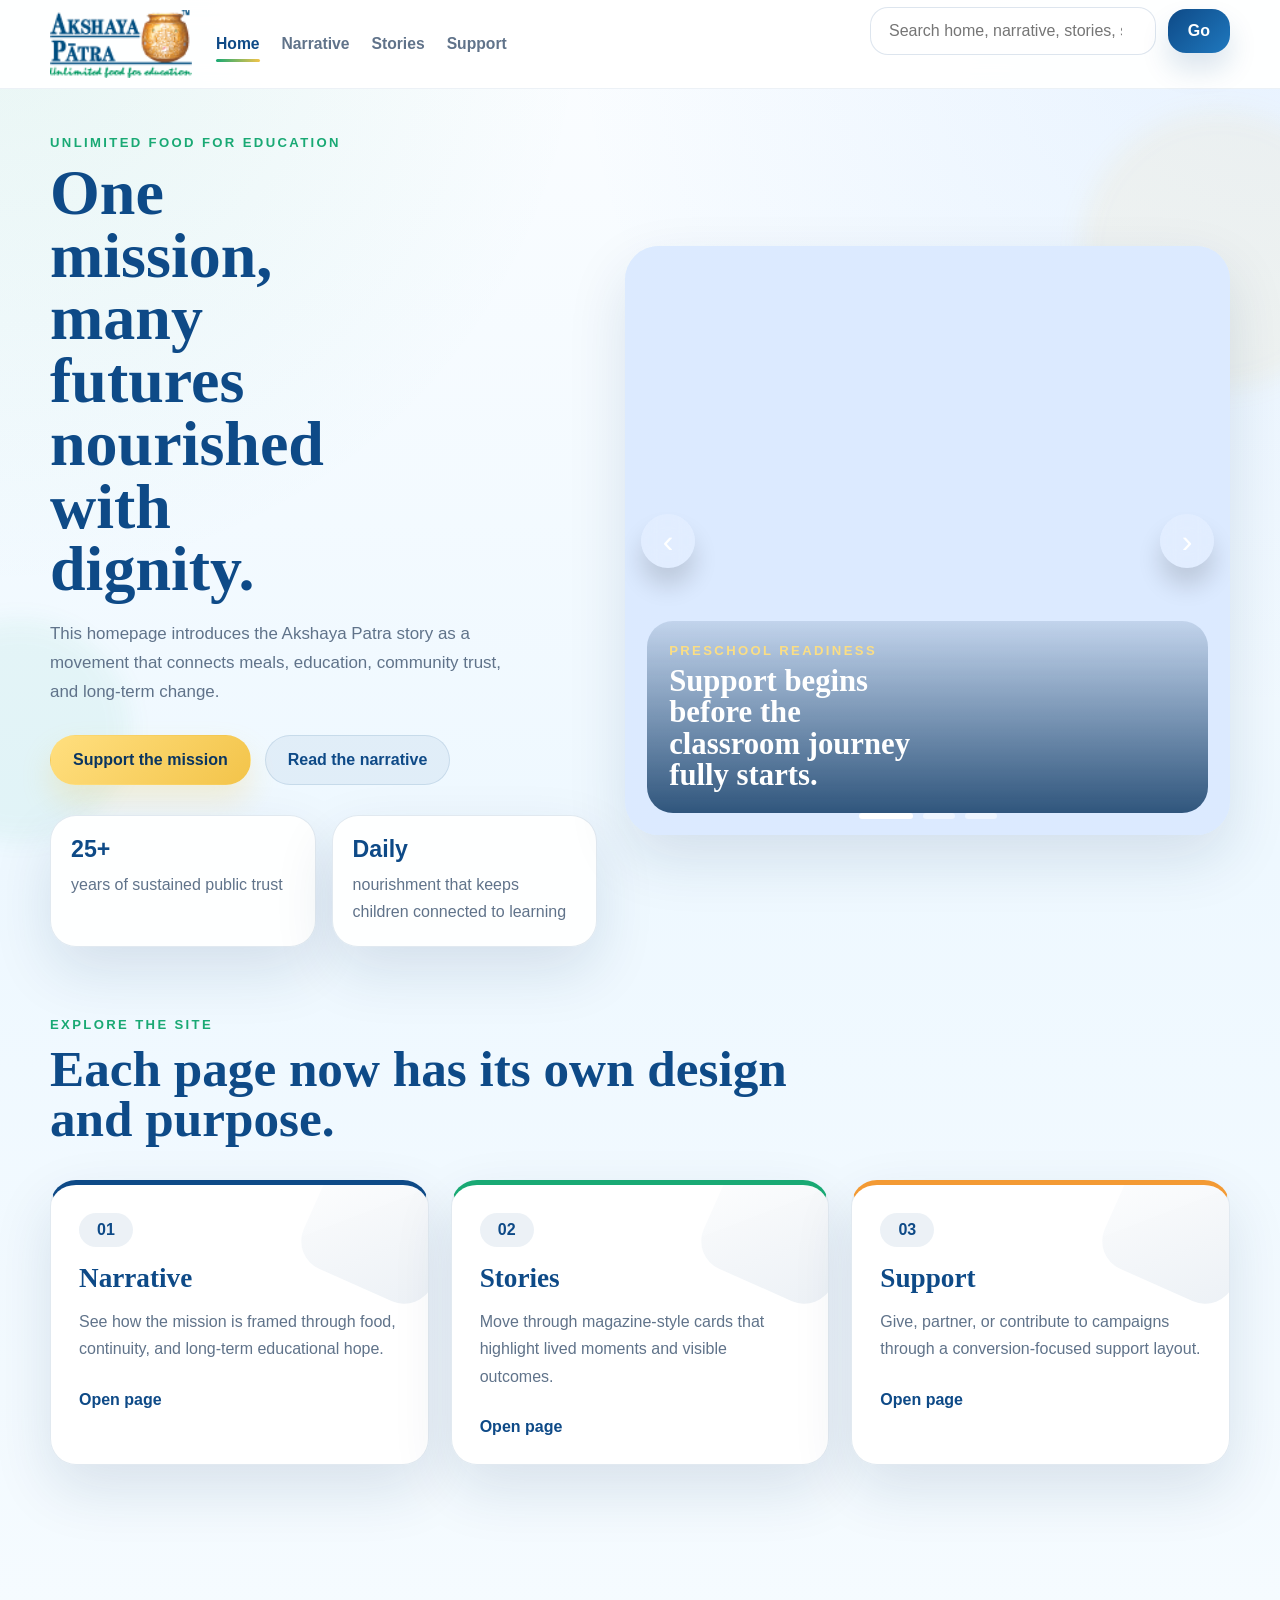
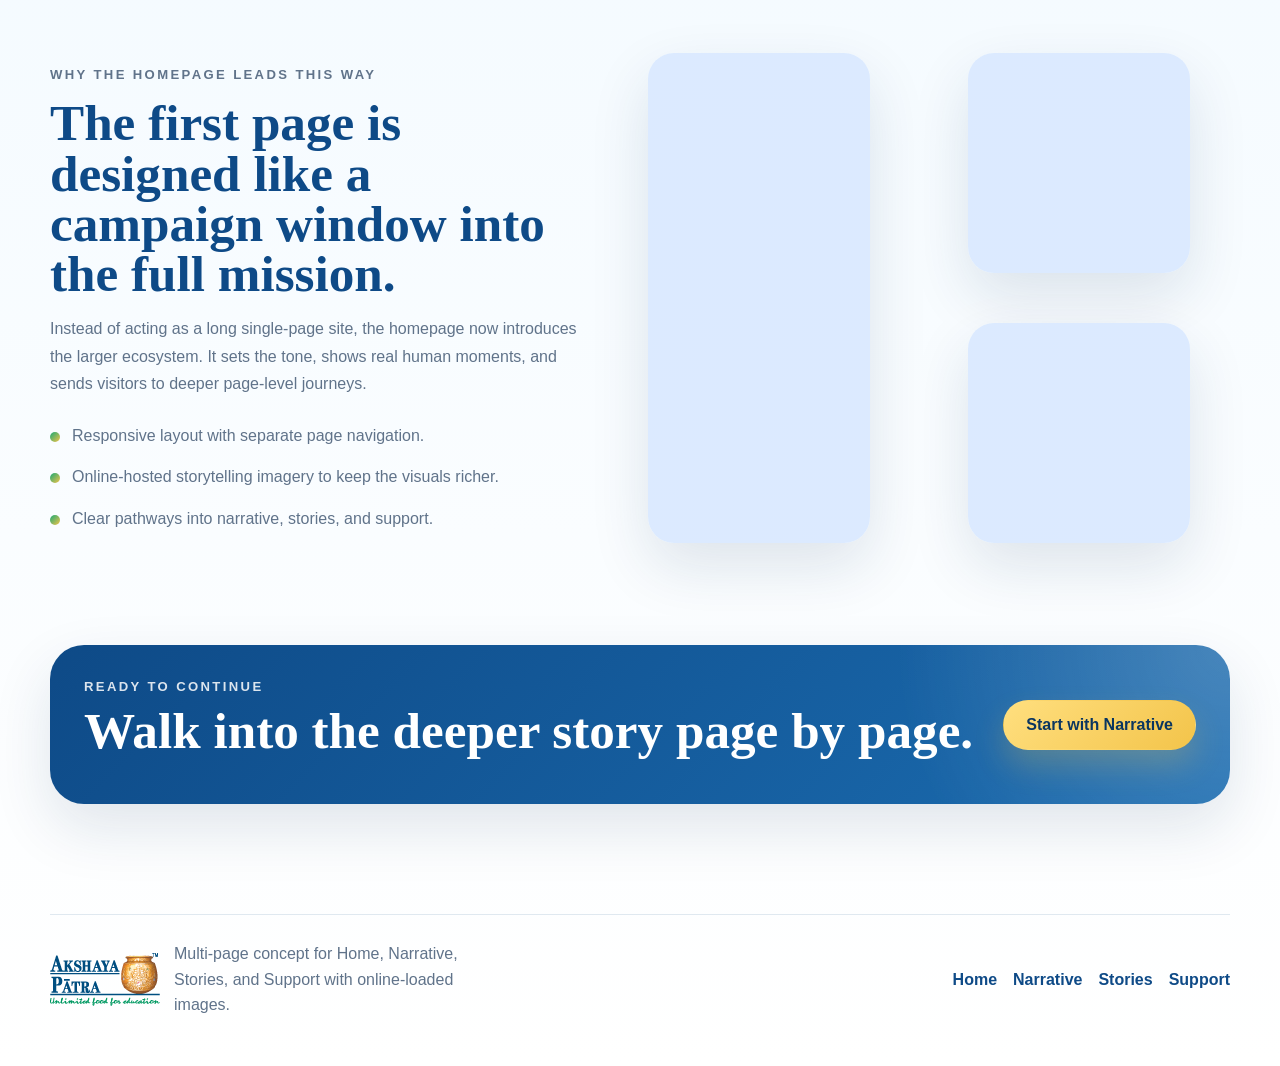
<file: index.html>
<!DOCTYPE html>
<html lang="en">
<head>
    <meta charset="UTF-8">
    <meta name="viewport" content="width=device-width, initial-scale=1.0">
    <title>Akshaya Patra | Home</title>
    <link rel="preconnect" href="https://images.squarespace-cdn.com">
    <link rel="preconnect" href="https://cdn.nur.kz">
    <link rel="stylesheet" href="style.css">
</head>
<body data-page="home">
    <div class="page-shell">
        <header class="site-header">
            <div class="container header-inner">
                <a class="brand" href="index.html" aria-label="Akshaya Patra home">
                    <img src="Images/logo.png" alt="Akshaya Patra logo">
                </a>

                <button class="nav-toggle" type="button" aria-expanded="false" aria-controls="site-menu" aria-label="Toggle navigation">
                    <span></span>
                    <span></span>
                    <span></span>
                </button>

                <div class="header-panel" id="site-menu">
                    <nav class="site-nav" aria-label="Primary navigation">
                        <a href="index.html" data-page="home">Home</a>
                        <a href="narrative.html" data-page="narrative">Narrative</a>
                        <a href="stories.html" data-page="stories">Stories</a>
                        <a href="support.html" data-page="support">Support</a>
                    </nav>

                    <div class="header-tools">
                        <form class="header-search" id="header-search" role="search">
                            <label class="sr-only" for="site-search">Search pages</label>
                            <input id="site-search" name="search" type="search" placeholder="Search home, narrative, stories, support" autocomplete="off">
                            <button type="submit">Go</button>
                        </form>
                        <p class="search-feedback" id="search-feedback" aria-live="polite"></p>
                    </div>
                </div>
            </div>
        </header>

        <main>
            <section class="page-hero page-hero--home">
                <div class="container hero-grid">
                    <div class="hero-copy">
                        <p class="eyebrow">Unlimited food for education</p>
                        <h1>One mission, many futures nourished with dignity.</h1>
                        <p class="hero-summary">
                            This homepage introduces the Akshaya Patra story as a movement that connects meals, education, community trust, and long-term change.
                        </p>

                        <div class="hero-actions">
                            <a class="btn btn-primary" href="support.html">Support the mission</a>
                            <a class="btn btn-secondary" href="narrative.html">Read the narrative</a>
                        </div>

                        <div class="hero-stat-row">
                            <article class="hero-stat">
                                <strong>25+</strong>
                                <span>years of sustained public trust</span>
                            </article>
                            <article class="hero-stat">
                                <strong>Daily</strong>
                                <span>nourishment that keeps children connected to learning</span>
                            </article>
                        </div>
                    </div>

                    <div class="hero-slider" aria-label="Akshaya Patra highlights">
                        <article class="hero-slide is-active">
                            <div class="media-cover" style="--image:url('https://images.squarespace-cdn.com/content/v1/536a5888e4b00eb13d91423a/1659445428794-OX0CXXG5NZYES7ZX3AI8/IMG_7058.jpeg');" role="img" aria-label="Children sitting together in a preschool supported learning environment"></div>
                            <div class="slide-overlay">
                                <p class="slide-kicker">Preschool readiness</p>
                                <h2>Support begins before the classroom journey fully starts.</h2>
                            </div>
                        </article>

                        <article class="hero-slide">
                            <div class="media-cover" style="--image:url('https://images.squarespace-cdn.com/content/v1/536a5888e4b00eb13d91423a/1659436718221-VFOZ4K7F36OJOO4K39JK/IMG_7336.jpg');" role="img" aria-label="A teacher guiding children in a bright classroom"></div>
                            <div class="slide-overlay">
                                <p class="slide-kicker">Learning support</p>
                                <h2>Focused guidance helps children stay present, confident, and engaged.</h2>
                            </div>
                        </article>

                        <article class="hero-slide">
                            <div class="media-cover" style="--image:url('https://images.squarespace-cdn.com/content/v1/536a5888e4b00eb13d91423a/1660217101926-XVSJSJWUNPPFZID9H8QS/WhatsApp%2BImage%2B2022-07-29%2Bat%2B10.47.57%2BAM.jpeg');" role="img" aria-label="Children interacting with donated school supplies"></div>
                            <div class="slide-overlay">
                                <p class="slide-kicker">Tools for growth</p>
                                <h2>Meals, supplies, and care together create more complete support.</h2>
                            </div>
                        </article>

                        <button class="slider-control prev" type="button" data-direction="prev" aria-label="Previous slide">
                            <span aria-hidden="true">&#8249;</span>
                        </button>
                        <button class="slider-control next" type="button" data-direction="next" aria-label="Next slide">
                            <span aria-hidden="true">&#8250;</span>
                        </button>

                        <div class="slider-dots" role="tablist" aria-label="Slide navigation">
                            <button class="is-active" type="button" data-dot="0" aria-label="Go to slide 1" aria-selected="true"></button>
                            <button type="button" data-dot="1" aria-label="Go to slide 2" aria-selected="false"></button>
                            <button type="button" data-dot="2" aria-label="Go to slide 3" aria-selected="false"></button>
                        </div>
                    </div>
                </div>
            </section>

            <section class="page-section page-section--tight">
                <div class="container">
                    <div class="section-heading">
                        <p class="eyebrow">Explore the site</p>
                        <h2>Each page now has its own design and purpose.</h2>
                    </div>

                    <div class="route-grid">
                        <article class="route-card route-card--navy">
                            <span class="route-index">01</span>
                            <h3>Narrative</h3>
                            <p>See how the mission is framed through food, continuity, and long-term educational hope.</p>
                            <a href="narrative.html">Open page</a>
                        </article>

                        <article class="route-card route-card--green">
                            <span class="route-index">02</span>
                            <h3>Stories</h3>
                            <p>Move through magazine-style cards that highlight lived moments and visible outcomes.</p>
                            <a href="stories.html">Open page</a>
                        </article>

                        <article class="route-card route-card--gold">
                            <span class="route-index">03</span>
                            <h3>Support</h3>
                            <p>Give, partner, or contribute to campaigns through a conversion-focused support layout.</p>
                            <a href="support.html">Open page</a>
                        </article>
                    </div>
                </div>
            </section>

            <section class="page-section">
                <div class="container feature-split">
                    <div class="feature-copy">
                        <p class="eyebrow">Why the homepage leads this way</p>
                        <h2>The first page is designed like a campaign window into the full mission.</h2>
                        <p>
                            Instead of acting as a long single-page site, the homepage now introduces the larger ecosystem. It sets the tone, shows real human moments, and sends visitors to deeper page-level journeys.
                        </p>

                        <div class="check-list">
                            <p>Responsive layout with separate page navigation.</p>
                            <p>Online-hosted storytelling imagery to keep the visuals richer.</p>
                            <p>Clear pathways into narrative, stories, and support.</p>
                        </div>
                    </div>

                    <div class="mosaic">
                        <figure class="mosaic-card mosaic-card--large">
                            <div class="media-cover" style="--image:url('https://images.squarespace-cdn.com/content/v1/536a5888e4b00eb13d91423a/1659445430431-GRQ0IA5UIKPGXF2FUV7O/IMG_3925.jpeg');" role="img" aria-label="Young students gathered in a preschool environment"></div>
                        </figure>
                        <figure class="mosaic-card">
                            <div class="media-cover" style="--image:url('https://images.squarespace-cdn.com/content/v1/536a5888e4b00eb13d91423a/1659436789025-YUEYE3OEK8UP31085TT9/IMG_6709.JPG');" role="img" aria-label="Teacher helping a child in class"></div>
                        </figure>
                        <figure class="mosaic-card">
                            <div class="media-cover" style="--image:url('https://images.squarespace-cdn.com/content/v1/536a5888e4b00eb13d91423a/1659445477440-W3C16ONK7BA2G8RU9MYS/IMG_7070.JPG');" role="img" aria-label="Children learning in an early education setting"></div>
                        </figure>
                    </div>
                </div>
            </section>

            <section class="page-banner">
                <div class="container banner-inner">
                    <div>
                        <p class="eyebrow">Ready to continue</p>
                        <h2>Walk into the deeper story page by page.</h2>
                    </div>
                    <a class="btn btn-primary" href="narrative.html">Start with Narrative</a>
                </div>
            </section>
        </main>

        <footer class="site-footer">
            <div class="container footer-inner">
                <div class="footer-brand">
                    <img src="Images/logo.png" alt="Akshaya Patra logo">
                    <p>Multi-page concept for Home, Narrative, Stories, and Support with online-loaded images.</p>
                </div>

                <div class="footer-links">
                    <a href="index.html">Home</a>
                    <a href="narrative.html">Narrative</a>
                    <a href="stories.html">Stories</a>
                    <a href="support.html">Support</a>
                </div>
            </div>
        </footer>
    </div>

    <script src="script.js"></script>
</body>
</html>
</file>
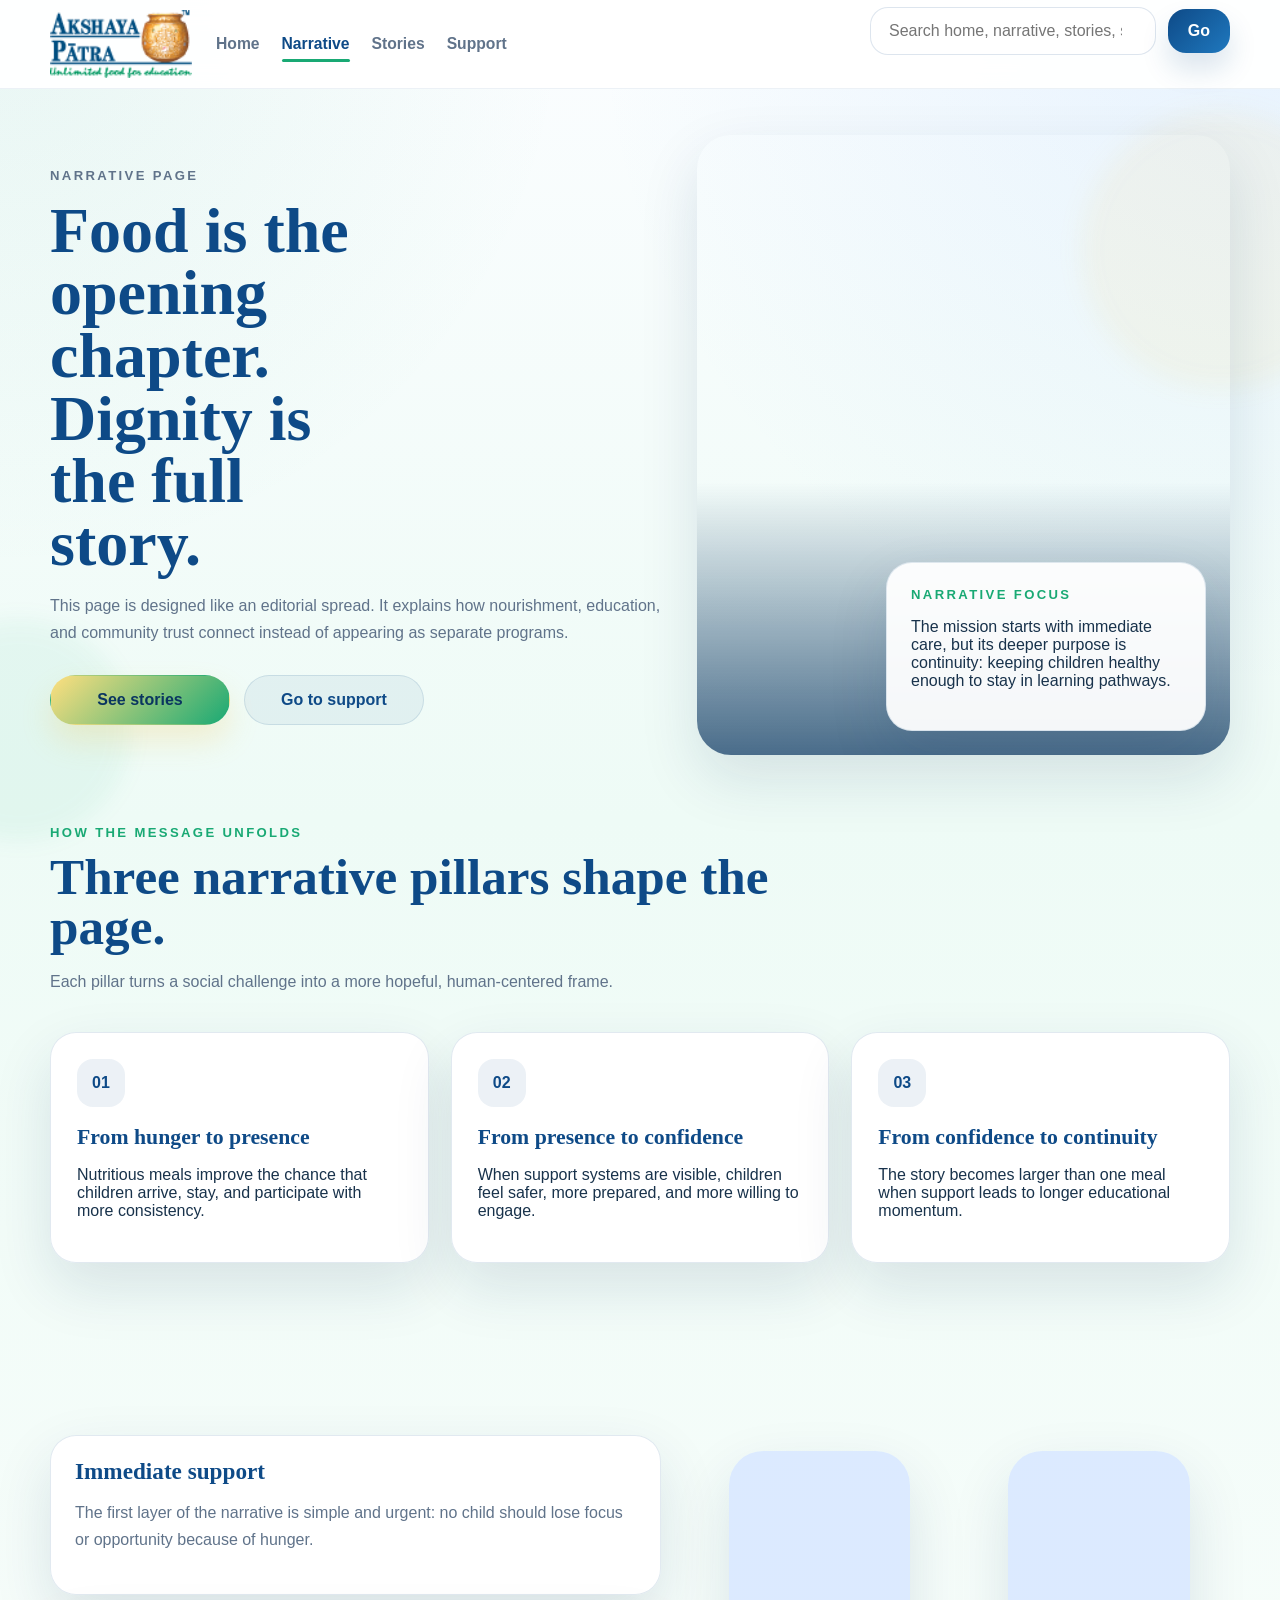
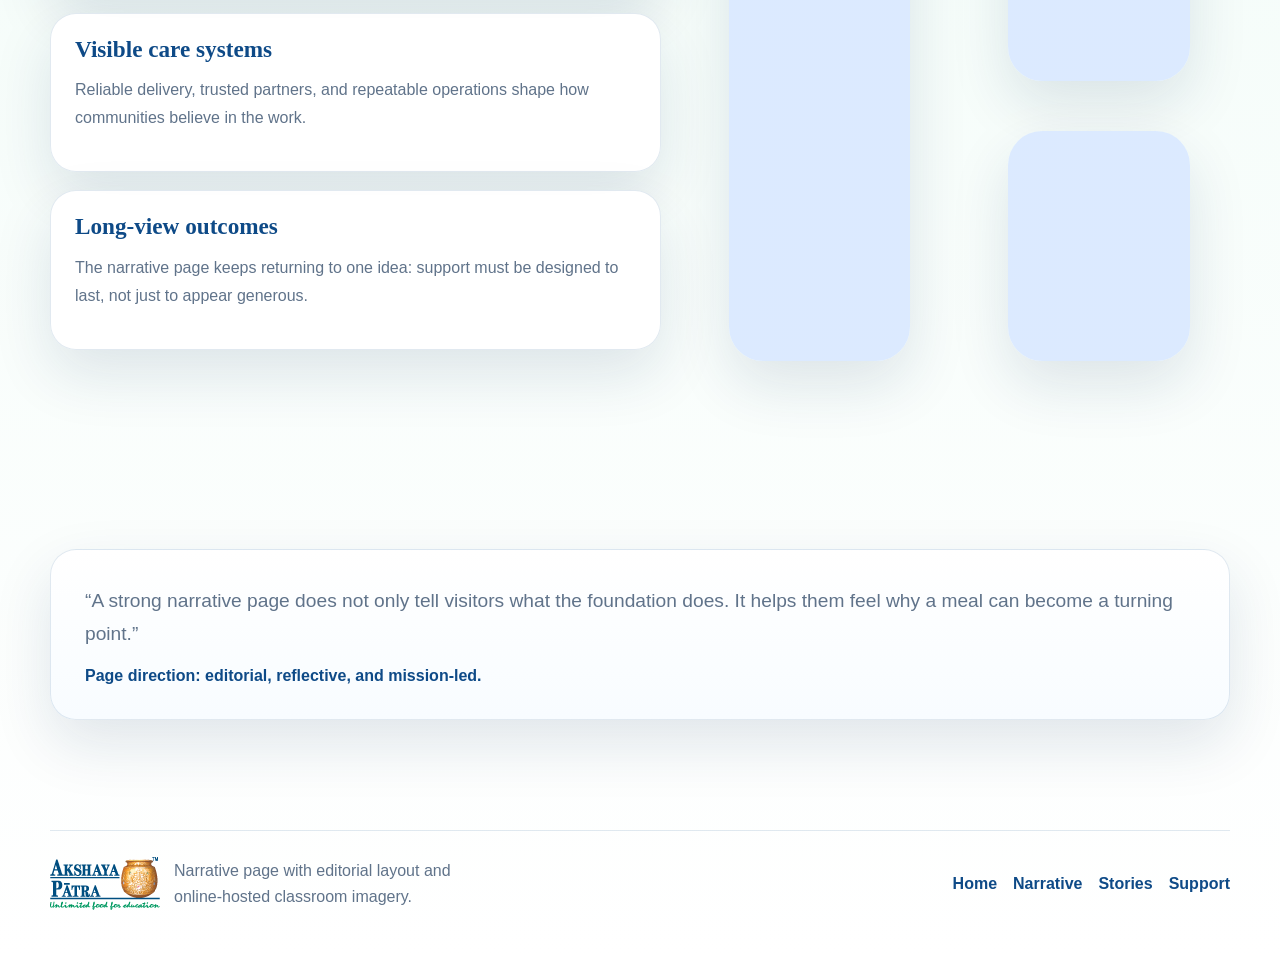
<file: narrative.html>
<!DOCTYPE html>
<html lang="en">
<head>
    <meta charset="UTF-8">
    <meta name="viewport" content="width=device-width, initial-scale=1.0">
    <title>Akshaya Patra | Narrative</title>
    <link rel="preconnect" href="https://images.squarespace-cdn.com">
    <link rel="preconnect" href="https://cdn.nur.kz">
    <link rel="stylesheet" href="style.css">
</head>
<body data-page="narrative">
    <div class="page-shell">
        <header class="site-header">
            <div class="container header-inner">
                <a class="brand" href="index.html" aria-label="Akshaya Patra home">
                    <img src="Images/logo.png" alt="Akshaya Patra logo">
                </a>

                <button class="nav-toggle" type="button" aria-expanded="false" aria-controls="site-menu" aria-label="Toggle navigation">
                    <span></span>
                    <span></span>
                    <span></span>
                </button>

                <div class="header-panel" id="site-menu">
                    <nav class="site-nav" aria-label="Primary navigation">
                        <a href="index.html" data-page="home">Home</a>
                        <a href="narrative.html" data-page="narrative">Narrative</a>
                        <a href="stories.html" data-page="stories">Stories</a>
                        <a href="support.html" data-page="support">Support</a>
                    </nav>

                    <div class="header-tools">
                        <form class="header-search" id="header-search" role="search">
                            <label class="sr-only" for="site-search">Search pages</label>
                            <input id="site-search" name="search" type="search" placeholder="Search home, narrative, stories, support" autocomplete="off">
                            <button type="submit">Go</button>
                        </form>
                        <p class="search-feedback" id="search-feedback" aria-live="polite"></p>
                    </div>
                </div>
            </div>
        </header>

        <main>
            <section class="page-hero page-hero--narrative">
                <div class="container hero-grid">
                    <div class="editorial-copy">
                        <p class="eyebrow">Narrative page</p>
                        <h1>Food is the opening chapter. Dignity is the full story.</h1>
                        <p>
                            This page is designed like an editorial spread. It explains how nourishment, education, and community trust connect instead of appearing as separate programs.
                        </p>
                        <div class="hero-actions">
                            <a class="btn btn-primary" href="stories.html">See stories</a>
                            <a class="btn btn-secondary" href="support.html">Go to support</a>
                        </div>
                    </div>

                    <div class="hero-frame">
                        <div class="media-cover" style="--image:url('https://images.squarespace-cdn.com/content/v1/536a5888e4b00eb13d91423a/1659445430431-GRQ0IA5UIKPGXF2FUV7O/IMG_3925.jpeg');" role="img" aria-label="Children gathered together in a preschool class"></div>
                        <aside class="hero-note-card">
                            <p class="eyebrow">Narrative focus</p>
                            <p>
                                The mission starts with immediate care, but its deeper purpose is continuity: keeping children healthy enough to stay in learning pathways.
                            </p>
                        </aside>
                    </div>
                </div>
            </section>

            <section class="page-section page-section--tight">
                <div class="container">
                    <div class="section-heading">
                        <p class="eyebrow">How the message unfolds</p>
                        <h2>Three narrative pillars shape the page.</h2>
                        <p>Each pillar turns a social challenge into a more hopeful, human-centered frame.</p>
                    </div>

                    <div class="timeline-grid">
                        <article class="timeline-card">
                            <span class="timeline-step">01</span>
                            <h3>From hunger to presence</h3>
                            <p>Nutritious meals improve the chance that children arrive, stay, and participate with more consistency.</p>
                        </article>

                        <article class="timeline-card">
                            <span class="timeline-step">02</span>
                            <h3>From presence to confidence</h3>
                            <p>When support systems are visible, children feel safer, more prepared, and more willing to engage.</p>
                        </article>

                        <article class="timeline-card">
                            <span class="timeline-step">03</span>
                            <h3>From confidence to continuity</h3>
                            <p>The story becomes larger than one meal when support leads to longer educational momentum.</p>
                        </article>
                    </div>
                </div>
            </section>

            <section class="page-section">
                <div class="container editorial-grid">
                    <div class="panel-stack">
                        <article class="panel-card">
                            <h3>Immediate support</h3>
                            <p>The first layer of the narrative is simple and urgent: no child should lose focus or opportunity because of hunger.</p>
                        </article>

                        <article class="panel-card">
                            <h3>Visible care systems</h3>
                            <p>Reliable delivery, trusted partners, and repeatable operations shape how communities believe in the work.</p>
                        </article>

                        <article class="panel-card">
                            <h3>Long-view outcomes</h3>
                            <p>The narrative page keeps returning to one idea: support must be designed to last, not just to appear generous.</p>
                        </article>
                    </div>

                    <div class="photo-wall">
                        <figure class="photo-wall-card photo-wall-card--tall">
                            <div class="media-cover" style="--image:url('https://images.squarespace-cdn.com/content/v1/536a5888e4b00eb13d91423a/1659436789025-YUEYE3OEK8UP31085TT9/IMG_6709.JPG');" role="img" aria-label="Teacher helping a student write in class"></div>
                        </figure>
                        <figure class="photo-wall-card">
                            <div class="media-cover" style="--image:url('https://images.squarespace-cdn.com/content/v1/536a5888e4b00eb13d91423a/1659436917215-MJ22OB8GXHMJLO3VU110/IMG_7070%2B%282%29.JPG');" role="img" aria-label="Students working together in a classroom"></div>
                        </figure>
                        <figure class="photo-wall-card">
                            <div class="media-cover" style="--image:url('https://images.squarespace-cdn.com/content/v1/536a5888e4b00eb13d91423a/1659445477440-W3C16ONK7BA2G8RU9MYS/IMG_7070.JPG');" role="img" aria-label="Children in an early education session"></div>
                        </figure>
                    </div>
                </div>
            </section>

            <section class="page-section">
                <div class="container">
                    <article class="quote-card">
                        <p>
                            “A strong narrative page does not only tell visitors what the foundation does. It helps them feel why a meal can become a turning point.”
                        </p>
                        <strong>Page direction: editorial, reflective, and mission-led.</strong>
                    </article>
                </div>
            </section>
        </main>

        <footer class="site-footer">
            <div class="container footer-inner">
                <div class="footer-brand">
                    <img src="Images/logo.png" alt="Akshaya Patra logo">
                    <p>Narrative page with editorial layout and online-hosted classroom imagery.</p>
                </div>

                <div class="footer-links">
                    <a href="index.html">Home</a>
                    <a href="narrative.html">Narrative</a>
                    <a href="stories.html">Stories</a>
                    <a href="support.html">Support</a>
                </div>
            </div>
        </footer>
    </div>

    <script src="script.js"></script>
</body>
</html>
</file>
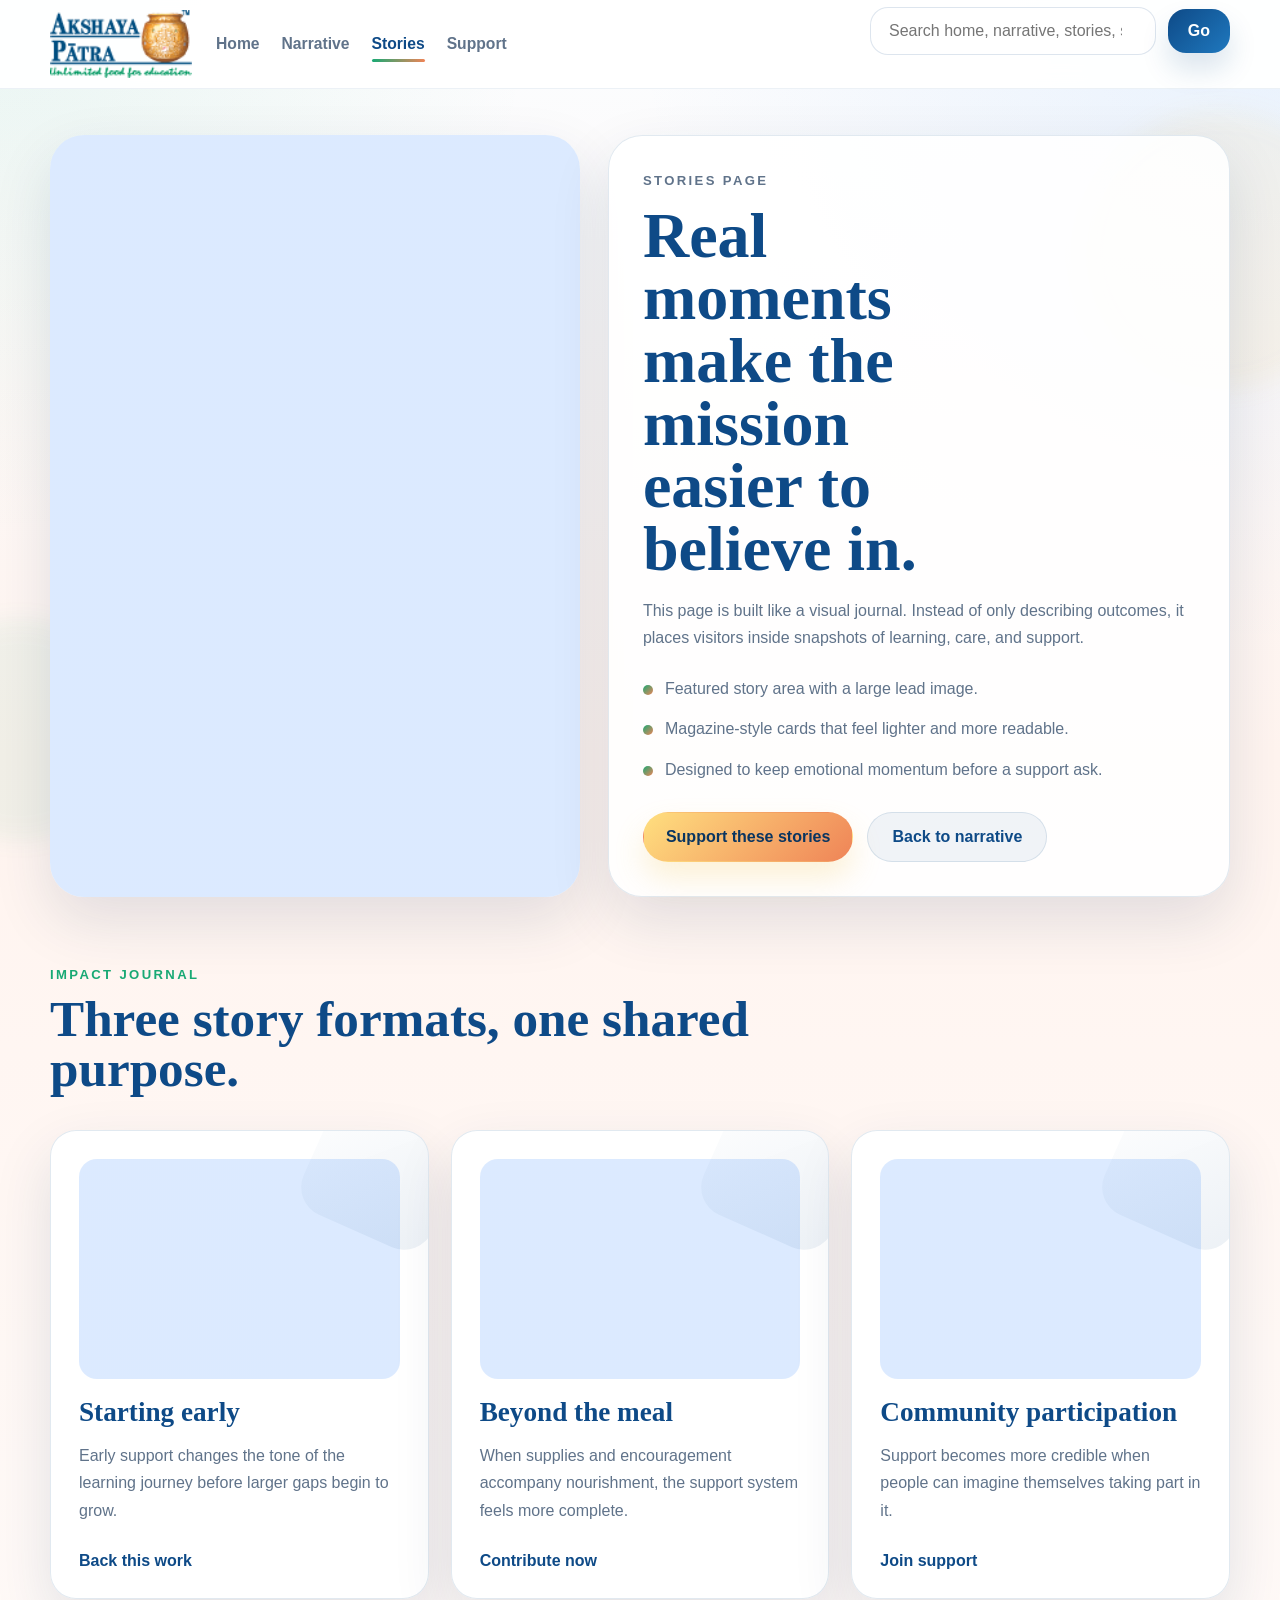
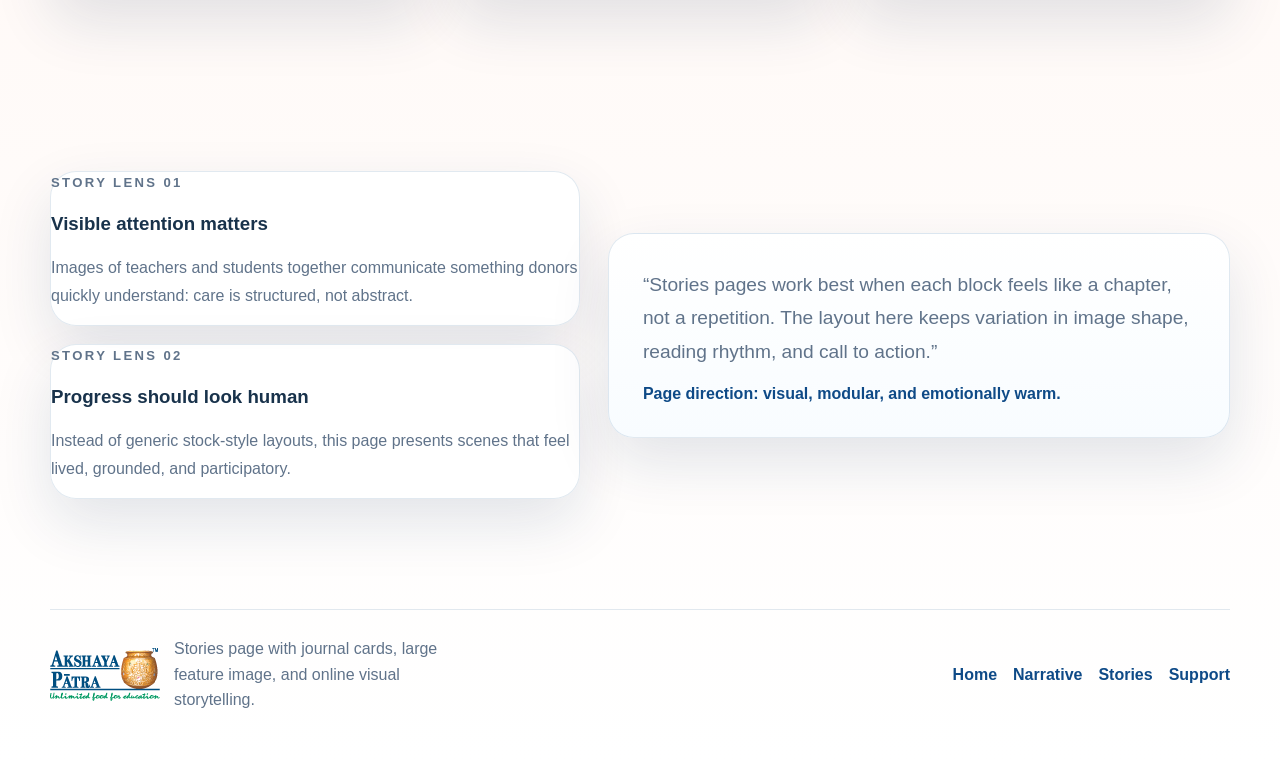
<file: stories.html>
<!DOCTYPE html>
<html lang="en">
<head>
    <meta charset="UTF-8">
    <meta name="viewport" content="width=device-width, initial-scale=1.0">
    <title>Akshaya Patra | Stories</title>
    <link rel="preconnect" href="https://images.squarespace-cdn.com">
    <link rel="preconnect" href="https://cdn.nur.kz">
    <link rel="stylesheet" href="style.css">
</head>
<body data-page="stories">
    <div class="page-shell">
        <header class="site-header">
            <div class="container header-inner">
                <a class="brand" href="index.html" aria-label="Akshaya Patra home">
                    <img src="Images/logo.png" alt="Akshaya Patra logo">
                </a>

                <button class="nav-toggle" type="button" aria-expanded="false" aria-controls="site-menu" aria-label="Toggle navigation">
                    <span></span>
                    <span></span>
                    <span></span>
                </button>

                <div class="header-panel" id="site-menu">
                    <nav class="site-nav" aria-label="Primary navigation">
                        <a href="index.html" data-page="home">Home</a>
                        <a href="narrative.html" data-page="narrative">Narrative</a>
                        <a href="stories.html" data-page="stories">Stories</a>
                        <a href="support.html" data-page="support">Support</a>
                    </nav>

                    <div class="header-tools">
                        <form class="header-search" id="header-search" role="search">
                            <label class="sr-only" for="site-search">Search pages</label>
                            <input id="site-search" name="search" type="search" placeholder="Search home, narrative, stories, support" autocomplete="off">
                            <button type="submit">Go</button>
                        </form>
                        <p class="search-feedback" id="search-feedback" aria-live="polite"></p>
                    </div>
                </div>
            </div>
        </header>

        <main>
            <section class="page-hero page-hero--stories">
                <div class="container story-feature">
                    <div class="story-visual">
                        <div class="media-cover" style="--image:url('https://images.squarespace-cdn.com/content/v1/536a5888e4b00eb13d91423a/1659437172569-JTFHI6SWVGVXDATROCFC/IMG_1118.JPG');" role="img" aria-label="Student writing with help from a teacher in a learning center"></div>
                    </div>

                    <div class="story-copy">
                        <p class="eyebrow">Stories page</p>
                        <h1>Real moments make the mission easier to believe in.</h1>
                        <p>
                            This page is built like a visual journal. Instead of only describing outcomes, it places visitors inside snapshots of learning, care, and support.
                        </p>

                        <ul class="story-list">
                            <li>Featured story area with a large lead image.</li>
                            <li>Magazine-style cards that feel lighter and more readable.</li>
                            <li>Designed to keep emotional momentum before a support ask.</li>
                        </ul>

                        <div class="hero-actions">
                            <a class="btn btn-primary" href="support.html">Support these stories</a>
                            <a class="btn btn-secondary" href="narrative.html">Back to narrative</a>
                        </div>
                    </div>
                </div>
            </section>

            <section class="page-section page-section--tight">
                <div class="container">
                    <div class="section-heading">
                        <p class="eyebrow">Impact journal</p>
                        <h2>Three story formats, one shared purpose.</h2>
                    </div>

                    <div class="journal-grid">
                        <article class="journal-card">
                            <div class="media-cover" style="--image:url('https://images.squarespace-cdn.com/content/v1/536a5888e4b00eb13d91423a/1659445428794-OX0CXXG5NZYES7ZX3AI8/IMG_7058.jpeg');" role="img" aria-label="Children smiling and learning together"></div>
                            <h3>Starting early</h3>
                            <p>Early support changes the tone of the learning journey before larger gaps begin to grow.</p>
                            <a href="support.html">Back this work</a>
                        </article>

                        <article class="journal-card">
                            <div class="media-cover" style="--image:url('https://images.squarespace-cdn.com/content/v1/536a5888e4b00eb13d91423a/1660217101926-XVSJSJWUNPPFZID9H8QS/WhatsApp%2BImage%2B2022-07-29%2Bat%2B10.47.57%2BAM.jpeg');" role="img" aria-label="Children with distributed school supplies"></div>
                            <h3>Beyond the meal</h3>
                            <p>When supplies and encouragement accompany nourishment, the support system feels more complete.</p>
                            <a href="support.html">Contribute now</a>
                        </article>

                        <article class="journal-card">
                            <div class="media-cover" style="--image:url('https://cdn.nur.kz/images/1120/1469cbf5a1751601.jpeg');" role="img" aria-label="Volunteers handing food supplies to people"></div>
                            <h3>Community participation</h3>
                            <p>Support becomes more credible when people can imagine themselves taking part in it.</p>
                            <a href="support.html">Join support</a>
                        </article>
                    </div>
                </div>
            </section>

            <section class="page-section">
                <div class="container pledge-grid">
                    <div class="story-stack">
                        <article class="story-text">
                            <p class="eyebrow">Story lens 01</p>
                            <h3>Visible attention matters</h3>
                            <p>Images of teachers and students together communicate something donors quickly understand: care is structured, not abstract.</p>
                        </article>

                        <article class="story-text">
                            <p class="eyebrow">Story lens 02</p>
                            <h3>Progress should look human</h3>
                            <p>Instead of generic stock-style layouts, this page presents scenes that feel lived, grounded, and participatory.</p>
                        </article>
                    </div>

                    <article class="quote-card">
                        <p>
                            “Stories pages work best when each block feels like a chapter, not a repetition. The layout here keeps variation in image shape, reading rhythm, and call to action.”
                        </p>
                        <strong>Page direction: visual, modular, and emotionally warm.</strong>
                    </article>
                </div>
            </section>
        </main>

        <footer class="site-footer">
            <div class="container footer-inner">
                <div class="footer-brand">
                    <img src="Images/logo.png" alt="Akshaya Patra logo">
                    <p>Stories page with journal cards, large feature image, and online visual storytelling.</p>
                </div>

                <div class="footer-links">
                    <a href="index.html">Home</a>
                    <a href="narrative.html">Narrative</a>
                    <a href="stories.html">Stories</a>
                    <a href="support.html">Support</a>
                </div>
            </div>
        </footer>
    </div>

    <script src="script.js"></script>
</body>
</html>
</file>
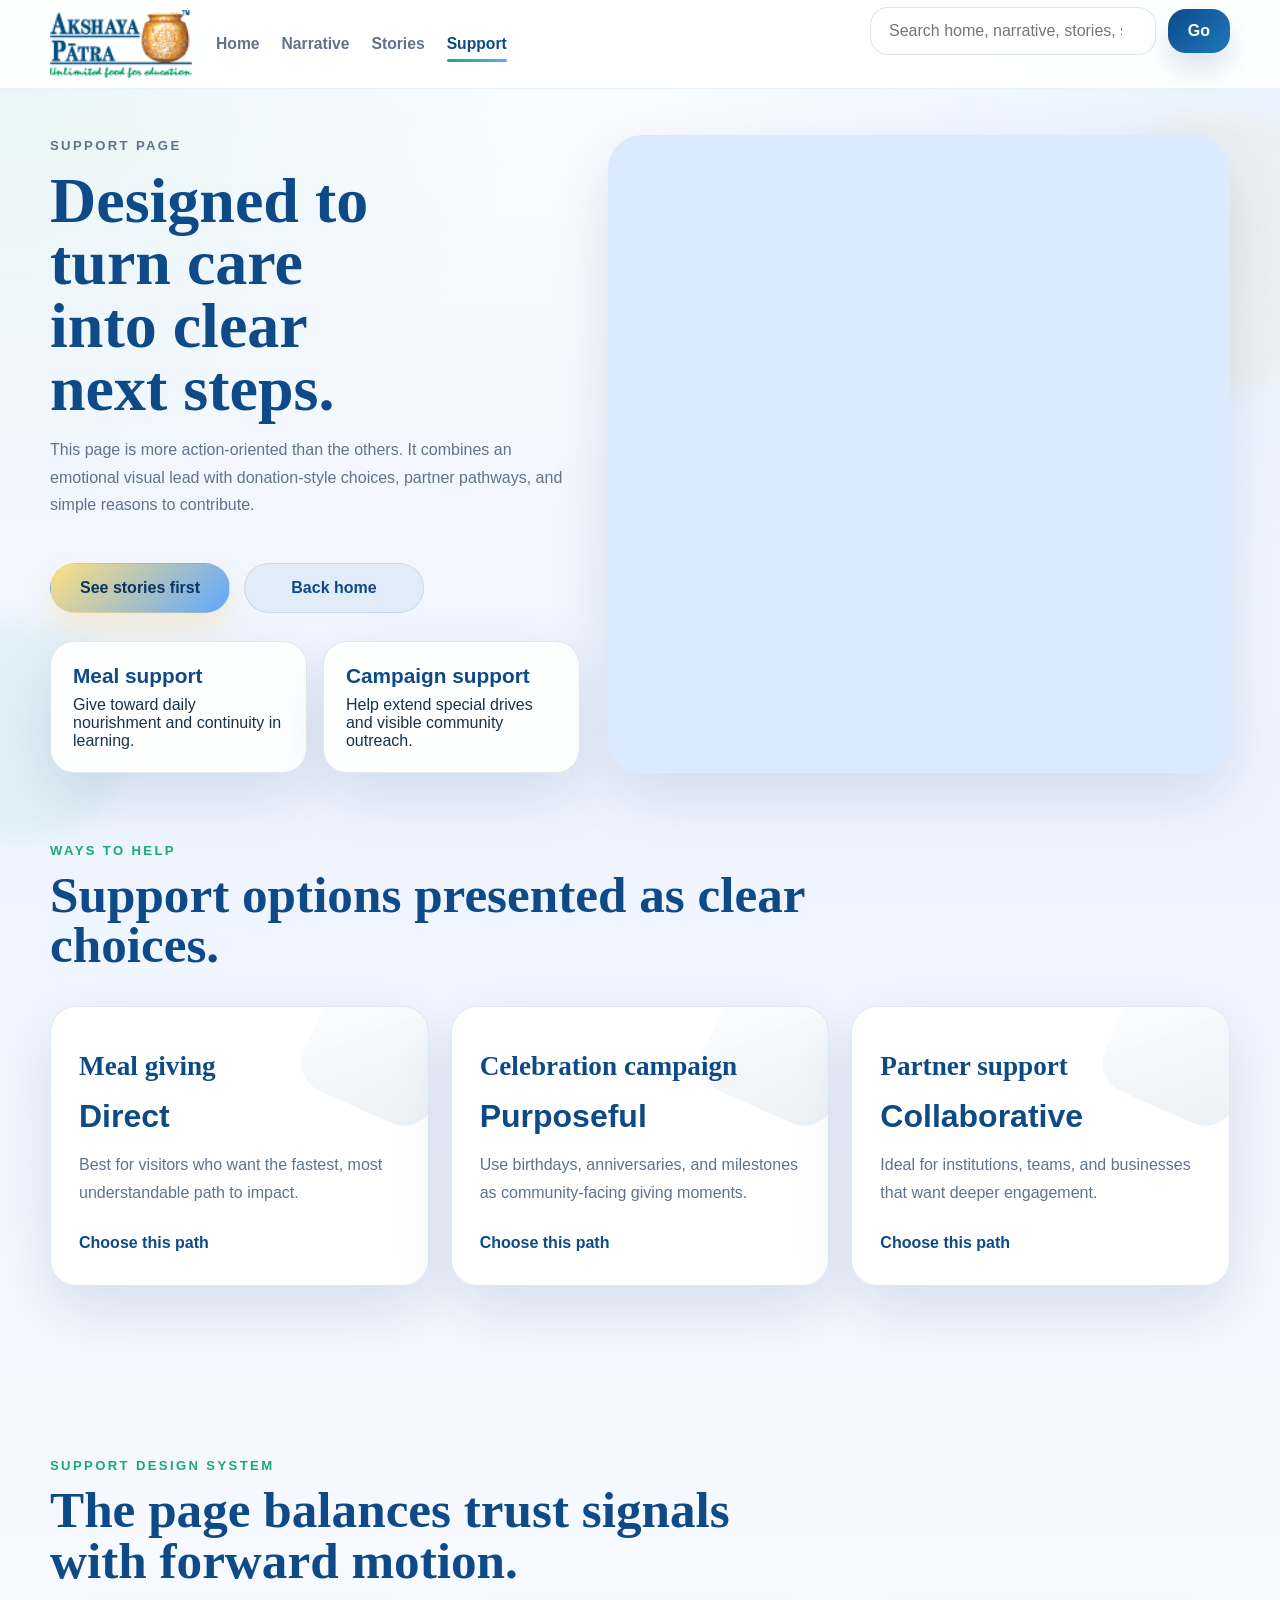
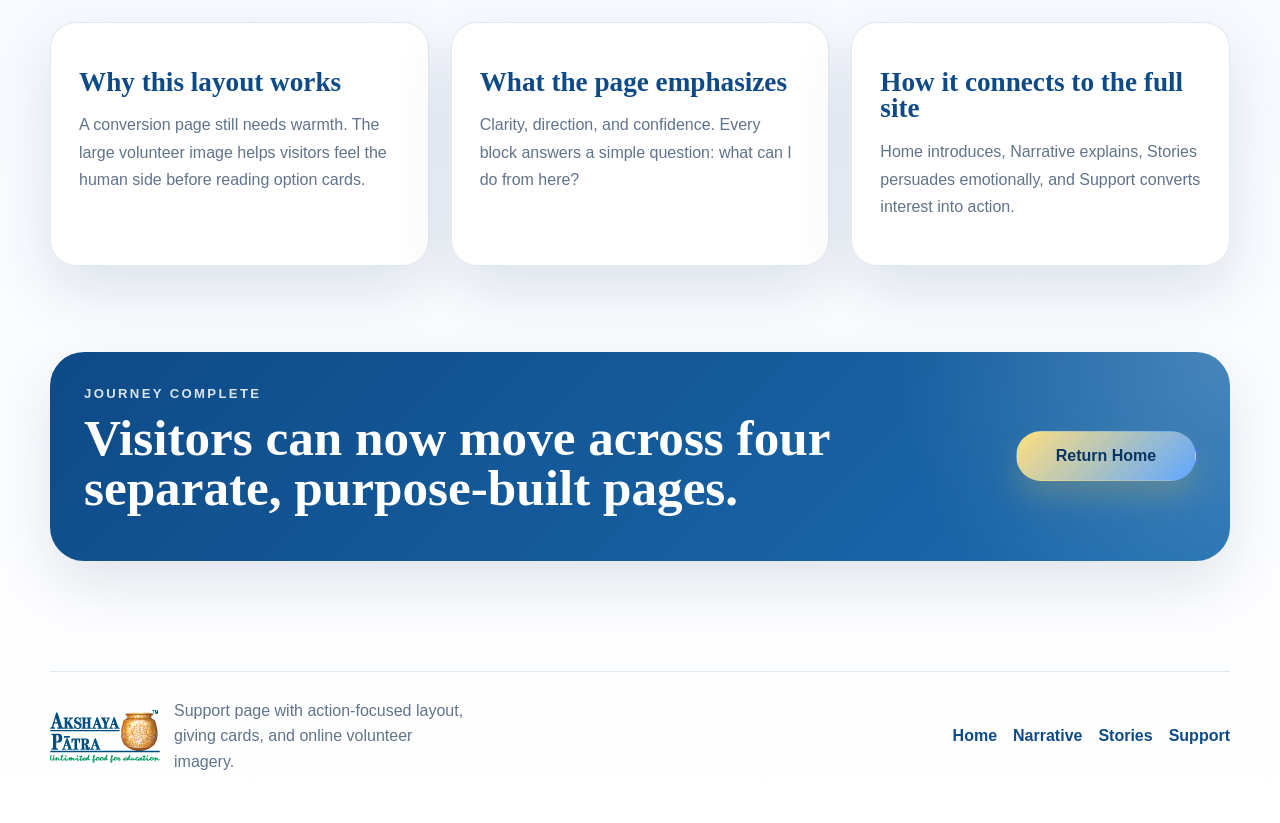
<file: support.html>
<!DOCTYPE html>
<html lang="en">
<head>
    <meta charset="UTF-8">
    <meta name="viewport" content="width=device-width, initial-scale=1.0">
    <title>Akshaya Patra | Support</title>
    <link rel="preconnect" href="https://images.squarespace-cdn.com">
    <link rel="preconnect" href="https://cdn.nur.kz">
    <link rel="stylesheet" href="style.css">
</head>
<body data-page="support">
    <div class="page-shell">
        <header class="site-header">
            <div class="container header-inner">
                <a class="brand" href="index.html" aria-label="Akshaya Patra home">
                    <img src="Images/logo.png" alt="Akshaya Patra logo">
                </a>

                <button class="nav-toggle" type="button" aria-expanded="false" aria-controls="site-menu" aria-label="Toggle navigation">
                    <span></span>
                    <span></span>
                    <span></span>
                </button>

                <div class="header-panel" id="site-menu">
                    <nav class="site-nav" aria-label="Primary navigation">
                        <a href="index.html" data-page="home">Home</a>
                        <a href="narrative.html" data-page="narrative">Narrative</a>
                        <a href="stories.html" data-page="stories">Stories</a>
                        <a href="support.html" data-page="support">Support</a>
                    </nav>

                    <div class="header-tools">
                        <form class="header-search" id="header-search" role="search">
                            <label class="sr-only" for="site-search">Search pages</label>
                            <input id="site-search" name="search" type="search" placeholder="Search home, narrative, stories, support" autocomplete="off">
                            <button type="submit">Go</button>
                        </form>
                        <p class="search-feedback" id="search-feedback" aria-live="polite"></p>
                    </div>
                </div>
            </div>
        </header>

        <main>
            <section class="page-hero page-hero--support">
                <div class="container support-grid">
                    <div class="support-copy">
                        <p class="eyebrow">Support page</p>
                        <h1>Designed to turn care into clear next steps.</h1>
                        <p>
                            This page is more action-oriented than the others. It combines an emotional visual lead with donation-style choices, partner pathways, and simple reasons to contribute.
                        </p>

                        <div class="hero-actions">
                            <a class="btn btn-primary" href="stories.html">See stories first</a>
                            <a class="btn btn-secondary" href="index.html">Back home</a>
                        </div>

                        <div class="support-metrics">
                            <article class="support-metric">
                                <strong>Meal support</strong>
                                <span>Give toward daily nourishment and continuity in learning.</span>
                            </article>
                            <article class="support-metric">
                                <strong>Campaign support</strong>
                                <span>Help extend special drives and visible community outreach.</span>
                            </article>
                        </div>
                    </div>

                    <div class="support-visual">
                        <div class="media-cover" style="--image:url('https://cdn.nur.kz/images/1120/1469cbf5a1751601.jpeg');" role="img" aria-label="Volunteers distributing food assistance"></div>
                    </div>
                </div>
            </section>

            <section class="page-section page-section--tight">
                <div class="container">
                    <div class="section-heading">
                        <p class="eyebrow">Ways to help</p>
                        <h2>Support options presented as clear choices.</h2>
                    </div>

                    <div class="tier-grid">
                        <article class="tier-card">
                            <h3>Meal giving</h3>
                            <span class="tier-price">Direct</span>
                            <p>Best for visitors who want the fastest, most understandable path to impact.</p>
                            <a href="support.html">Choose this path</a>
                        </article>

                        <article class="tier-card">
                            <h3>Celebration campaign</h3>
                            <span class="tier-price">Purposeful</span>
                            <p>Use birthdays, anniversaries, and milestones as community-facing giving moments.</p>
                            <a href="support.html">Choose this path</a>
                        </article>

                        <article class="tier-card">
                            <h3>Partner support</h3>
                            <span class="tier-price">Collaborative</span>
                            <p>Ideal for institutions, teams, and businesses that want deeper engagement.</p>
                            <a href="support.html">Choose this path</a>
                        </article>
                    </div>
                </div>
            </section>

            <section class="page-section">
                <div class="container">
                    <div class="section-heading">
                        <p class="eyebrow">Support design system</p>
                        <h2>The page balances trust signals with forward motion.</h2>
                    </div>

                    <div class="faq-grid">
                        <article class="faq-card">
                            <h3>Why this layout works</h3>
                            <p>A conversion page still needs warmth. The large volunteer image helps visitors feel the human side before reading option cards.</p>
                        </article>

                        <article class="faq-card">
                            <h3>What the page emphasizes</h3>
                            <p>Clarity, direction, and confidence. Every block answers a simple question: what can I do from here?</p>
                        </article>

                        <article class="faq-card">
                            <h3>How it connects to the full site</h3>
                            <p>Home introduces, Narrative explains, Stories persuades emotionally, and Support converts interest into action.</p>
                        </article>
                    </div>
                </div>
            </section>

            <section class="page-banner">
                <div class="container banner-inner">
                    <div>
                        <p class="eyebrow">Journey complete</p>
                        <h2>Visitors can now move across four separate, purpose-built pages.</h2>
                    </div>
                    <a class="btn btn-primary" href="index.html">Return Home</a>
                </div>
            </section>
        </main>

        <footer class="site-footer">
            <div class="container footer-inner">
                <div class="footer-brand">
                    <img src="Images/logo.png" alt="Akshaya Patra logo">
                    <p>Support page with action-focused layout, giving cards, and online volunteer imagery.</p>
                </div>

                <div class="footer-links">
                    <a href="index.html">Home</a>
                    <a href="narrative.html">Narrative</a>
                    <a href="stories.html">Stories</a>
                    <a href="support.html">Support</a>
                </div>
            </div>
        </footer>
    </div>

    <script src="script.js"></script>
</body>
</html>
</file>
<file: style.css>
:root {
    --navy: #0e4a87;
    --navy-deep: #0a3560;
    --green: #19a974;
    --gold: #f3c44a;
    --orange: #f39a34;
    --cream: #fffaf2;
    --mist: #edf6ff;
    --ink: #18324b;
    --muted: #60738a;
    --line: rgba(14, 74, 135, 0.12);
    --shadow: 0 24px 60px rgba(16, 50, 88, 0.12);
    --radius-xl: 34px;
    --radius-lg: 26px;
    --radius-md: 20px;
    --heading-font: "Georgia", "Times New Roman", serif;
    --body-font: "Trebuchet MS", "Segoe UI", sans-serif;
    --page-accent: var(--gold);
    --page-soft: #eef7ff;
}

body[data-page="home"] {
    --page-accent: var(--gold);
    --page-soft: #eef8ff;
}

body[data-page="narrative"] {
    --page-accent: var(--green);
    --page-soft: #eefbf6;
}

body[data-page="stories"] {
    --page-accent: #ef8457;
    --page-soft: #fff4ef;
}

body[data-page="support"] {
    --page-accent: #5fa7ff;
    --page-soft: #eef4ff;
}

* {
    box-sizing: border-box;
}

html {
    scroll-behavior: smooth;
}

body {
    margin: 0;
    color: var(--ink);
    font-family: var(--body-font);
    background:
        radial-gradient(circle at top left, rgba(25, 169, 116, 0.08), transparent 20%),
        radial-gradient(circle at top right, rgba(95, 167, 255, 0.12), transparent 24%),
        linear-gradient(180deg, #fbfdff 0%, var(--page-soft) 32%, #ffffff 100%);
}

body::before,
body::after {
    content: "";
    position: fixed;
    z-index: -1;
    border-radius: 50%;
    filter: blur(12px);
    opacity: 0.55;
}

body::before {
    width: 280px;
    height: 280px;
    right: -80px;
    top: 110px;
    background: rgba(243, 196, 74, 0.14);
}

body::after {
    width: 220px;
    height: 220px;
    left: -90px;
    bottom: 60px;
    background: rgba(25, 169, 116, 0.11);
}

img {
    display: block;
    max-width: 100%;
}

a {
    color: inherit;
    text-decoration: none;
}

button,
input {
    font: inherit;
}

.page-shell {
    overflow: clip;
}

.container {
    width: min(1180px, calc(100% - 32px));
    margin: 0 auto;
}

.sr-only {
    position: absolute;
    width: 1px;
    height: 1px;
    padding: 0;
    margin: -1px;
    overflow: hidden;
    clip: rect(0, 0, 0, 0);
    border: 0;
}

.site-header {
    position: sticky;
    top: 0;
    z-index: 40;
    border-bottom: 1px solid rgba(14, 74, 135, 0.08);
    background: rgba(255, 255, 255, 0.94);
    backdrop-filter: blur(14px);
}

.header-inner {
    display: flex;
    align-items: center;
    gap: 24px;
    min-height: 88px;
}

.brand {
    flex-shrink: 0;
}

.brand img {
    width: 142px;
}

.header-panel {
    display: flex;
    align-items: center;
    justify-content: space-between;
    gap: 26px;
    flex: 1;
}

.site-nav {
    display: flex;
    align-items: center;
    gap: 22px;
}

.site-nav a {
    position: relative;
    padding: 10px 0;
    font-size: 0.98rem;
    font-weight: 700;
    color: var(--muted);
    transition: color 0.28s ease;
}

.site-nav a::after {
    content: "";
    position: absolute;
    left: 0;
    right: 0;
    bottom: 1px;
    height: 3px;
    border-radius: 999px;
    background: linear-gradient(90deg, var(--green), var(--page-accent));
    transform: scaleX(0);
    transform-origin: left;
    transition: transform 0.28s ease;
}

.site-nav a:hover,
.site-nav a.is-active {
    color: var(--navy);
}

.site-nav a:hover::after,
.site-nav a.is-active::after {
    transform: scaleX(1);
}

.header-tools {
    display: grid;
    gap: 8px;
    min-width: min(360px, 100%);
}

.header-search {
    display: flex;
    align-items: center;
    gap: 12px;
}

.header-search input {
    width: 100%;
    padding: 14px 18px;
    border: 1px solid rgba(14, 74, 135, 0.14);
    border-radius: 18px;
    background: #ffffff;
    color: var(--ink);
    transition: border-color 0.24s ease, box-shadow 0.24s ease;
}

.header-search input:focus {
    outline: none;
    border-color: rgba(14, 74, 135, 0.42);
    box-shadow: 0 0 0 4px rgba(14, 74, 135, 0.08);
}

.header-search button,
.btn {
    transition: transform 0.24s ease, box-shadow 0.24s ease, border-color 0.24s ease;
}

.header-search button {
    flex-shrink: 0;
    padding: 13px 20px;
    border: 0;
    border-radius: 18px;
    color: #ffffff;
    font-weight: 800;
    cursor: pointer;
    background: linear-gradient(135deg, var(--navy), #1f78be);
    box-shadow: 0 16px 28px rgba(14, 74, 135, 0.15);
}

.header-search button:hover,
.btn:hover {
    transform: translateY(-2px);
}

.search-feedback {
    min-height: 1.2em;
    margin: 0;
    color: var(--green);
    font-size: 0.92rem;
}

.nav-toggle {
    display: none;
    width: 50px;
    height: 50px;
    padding: 0;
    border: 1px solid rgba(14, 74, 135, 0.14);
    border-radius: 16px;
    background: #ffffff;
    cursor: pointer;
}

.nav-toggle span {
    display: block;
    width: 22px;
    height: 2px;
    margin: 5px auto;
    background: var(--navy);
    border-radius: 999px;
}

.page-hero {
    padding: 46px 0 28px;
}

.hero-grid,
.feature-split,
.editorial-grid,
.story-feature,
.support-grid,
.pledge-grid,
.banner-inner {
    display: grid;
    gap: 28px;
}

.hero-grid {
    grid-template-columns: minmax(0, 0.95fr) minmax(0, 1.05fr);
    align-items: center;
}

.hero-copy,
.hero-note-card,
.editorial-copy,
.story-copy,
.support-copy {
    animation: rise-in 0.8s ease both;
}

.eyebrow {
    margin: 0 0 12px;
    color: var(--green);
    font-size: 0.82rem;
    font-weight: 800;
    letter-spacing: 0.18em;
    text-transform: uppercase;
}

.hero-copy h1,
.section-heading h2,
.feature-copy h2,
.editorial-copy h1,
.editorial-copy h2,
.story-copy h1,
.story-copy h2,
.support-copy h1,
.support-copy h2,
.banner-inner h2,
.panel-card h3,
.route-card h3,
.journal-card h3,
.support-card h3,
.tier-card h3,
.faq-card h3 {
    margin: 0;
    color: var(--navy);
    font-family: var(--heading-font);
    line-height: 0.98;
}

.hero-copy h1,
.editorial-copy h1,
.story-copy h1,
.support-copy h1 {
    font-size: clamp(2.4rem, 5vw, 4.9rem);
    max-width: 10ch;
}

.hero-summary,
.feature-copy p,
.section-heading p:last-child,
.editorial-copy p,
.story-copy p,
.support-copy p,
.panel-card p,
.route-card p,
.journal-card p,
.support-card p,
.tier-card p,
.faq-card p,
.timeline-copy p,
.quote-card p,
.story-text p,
.impact-chip p,
.hero-stat span {
    color: var(--muted);
    line-height: 1.72;
}

.hero-summary {
    max-width: 48ch;
    margin: 18px 0 0;
    font-size: 1.06rem;
}

.hero-actions {
    display: flex;
    gap: 14px;
    flex-wrap: wrap;
    margin-top: 28px;
}

.btn {
    display: inline-flex;
    align-items: center;
    justify-content: center;
    min-width: 180px;
    padding: 15px 22px;
    border: 1px solid transparent;
    border-radius: 999px;
    font-weight: 800;
}

.btn-primary {
    color: var(--navy-deep);
    background: linear-gradient(135deg, #ffdf7f, var(--page-accent));
    box-shadow: 0 16px 30px rgba(243, 196, 74, 0.22);
}

.btn-secondary {
    color: var(--navy);
    background: rgba(14, 74, 135, 0.06);
    border-color: rgba(14, 74, 135, 0.12);
}

.hero-stat-row {
    display: grid;
    grid-template-columns: repeat(2, minmax(0, 1fr));
    gap: 16px;
    margin-top: 30px;
}

.hero-stat,
.impact-chip,
.panel-card,
.route-card,
.journal-card,
.support-card,
.tier-card,
.faq-card,
.timeline-card,
.quote-card,
.story-text,
.hero-note-card {
    border: 1px solid var(--line);
    border-radius: var(--radius-lg);
    background: rgba(255, 255, 255, 0.94);
    box-shadow: var(--shadow);
}

.hero-stat {
    padding: 20px;
}

.hero-stat strong {
    display: block;
    margin-bottom: 8px;
    color: var(--navy);
    font-size: 1.45rem;
}

.hero-slider,
.hero-frame,
.image-panel,
.quote-visual,
.story-visual,
.support-visual,
.photo-wall-card {
    position: relative;
    overflow: hidden;
    border-radius: var(--radius-xl);
    box-shadow: var(--shadow);
}

.media-cover {
    width: 100%;
    height: 100%;
    background-color: #dbeaff;
    background-image:
        linear-gradient(180deg, rgba(255, 255, 255, 0.02), rgba(255, 255, 255, 0.02)),
        var(--image);
    background-size: cover;
    background-position: center;
    background-repeat: no-repeat;
}

.hero-slider {
    min-height: clamp(360px, 46vw, 640px);
    background: #dcecff;
}

.hero-slide {
    position: absolute;
    inset: 0;
    opacity: 0;
    transform: scale(1.03);
    transition: opacity 0.7s ease, transform 4.5s ease;
}

.hero-slide.is-active {
    opacity: 1;
    transform: scale(1);
    z-index: 1;
}

.hero-slide .media-cover,
.hero-frame .media-cover,
.image-panel .media-cover,
.quote-visual .media-cover,
.story-visual .media-cover,
.support-visual .media-cover,
.photo-wall-card .media-cover {
    width: 100%;
    height: 100%;
}

.slide-overlay {
    position: absolute;
    left: 22px;
    right: 22px;
    bottom: 22px;
    padding: 22px;
    border-radius: 26px;
    color: #ffffff;
    background: linear-gradient(180deg, rgba(10, 53, 96, 0.12), rgba(10, 53, 96, 0.82));
}

.slide-kicker {
    margin: 0 0 8px;
    color: rgba(255, 223, 127, 0.95);
    font-size: 0.82rem;
    font-weight: 800;
    letter-spacing: 0.18em;
    text-transform: uppercase;
}

.slide-overlay h2 {
    margin: 0;
    max-width: 16ch;
    font-size: clamp(1.45rem, 2.4vw, 2.35rem);
    font-family: var(--heading-font);
    line-height: 1.02;
}

.slider-control {
    position: absolute;
    top: 50%;
    z-index: 3;
    width: 54px;
    height: 54px;
    border: 0;
    border-radius: 50%;
    color: #ffffff;
    background: rgba(255, 255, 255, 0.18);
    backdrop-filter: blur(10px);
    box-shadow: 0 18px 24px rgba(0, 0, 0, 0.14);
    cursor: pointer;
    transform: translateY(-50%);
}

.slider-control.prev {
    left: 16px;
}

.slider-control.next {
    right: 16px;
}

.slider-control span {
    font-size: 2rem;
    line-height: 1;
}

.slider-dots {
    position: absolute;
    left: 50%;
    bottom: 16px;
    z-index: 3;
    display: flex;
    gap: 10px;
    transform: translateX(-50%);
}

.slider-dots button {
    width: 32px;
    height: 6px;
    border: 0;
    border-radius: 999px;
    background: rgba(255, 255, 255, 0.5);
    cursor: pointer;
}

.slider-dots button.is-active {
    width: 54px;
    background: #ffffff;
}

.page-section {
    padding: 86px 0;
}

.page-section--tight {
    padding-top: 42px;
}

.section-heading {
    max-width: 760px;
    margin-bottom: 36px;
}

.section-heading h2,
.feature-copy h2,
.editorial-copy h2,
.story-copy h2,
.support-copy h2,
.banner-inner h2 {
    font-size: clamp(2rem, 4vw, 3.5rem);
    margin-bottom: 14px;
}

.route-grid,
.impact-grid,
.timeline-grid,
.journal-grid,
.tier-grid,
.faq-grid {
    display: grid;
    gap: 22px;
}

.route-grid,
.journal-grid,
.tier-grid,
.faq-grid {
    grid-template-columns: repeat(3, minmax(0, 1fr));
}

.impact-grid {
    grid-template-columns: repeat(4, minmax(0, 1fr));
}

.route-card,
.journal-card,
.support-card,
.tier-card,
.faq-card {
    position: relative;
    overflow: hidden;
    padding: 28px;
}

.route-card::before,
.journal-card::before,
.support-card::before,
.tier-card::before {
    content: "";
    position: absolute;
    top: -34px;
    right: -26px;
    width: 140px;
    height: 140px;
    border-radius: 30px;
    transform: rotate(24deg);
    background: linear-gradient(135deg, rgba(255, 255, 255, 0), rgba(14, 74, 135, 0.08));
}

.route-index {
    display: inline-flex;
    align-items: center;
    justify-content: center;
    min-width: 54px;
    padding: 8px 12px;
    border-radius: 999px;
    color: var(--navy);
    font-weight: 800;
    background: rgba(14, 74, 135, 0.08);
}

.route-card h3,
.journal-card h3,
.support-card h3,
.tier-card h3,
.faq-card h3 {
    margin-top: 18px;
    font-size: 1.7rem;
}

.route-card a,
.journal-card a,
.support-card a,
.tier-card a {
    display: inline-flex;
    margin-top: 12px;
    color: var(--navy);
    font-weight: 800;
}

.route-card--navy {
    border-top: 5px solid var(--navy);
}

.route-card--green {
    border-top: 5px solid var(--green);
}

.route-card--gold {
    border-top: 5px solid var(--orange);
}

.feature-split,
.story-feature,
.support-grid,
.pledge-grid {
    grid-template-columns: minmax(0, 0.92fr) minmax(0, 1.08fr);
    align-items: center;
}

.check-list {
    display: grid;
    gap: 14px;
    margin-top: 24px;
}

.check-list p {
    position: relative;
    margin: 0;
    padding-left: 22px;
    color: var(--muted);
}

.check-list p::before {
    content: "";
    position: absolute;
    left: 0;
    top: 10px;
    width: 10px;
    height: 10px;
    border-radius: 50%;
    background: linear-gradient(135deg, var(--green), var(--page-accent));
}

.mosaic {
    display: grid;
    grid-template-columns: repeat(2, minmax(0, 1fr));
    gap: 18px;
}

.mosaic-card {
    min-height: 220px;
    overflow: hidden;
    border-radius: var(--radius-lg);
    box-shadow: var(--shadow);
}

.mosaic-card--large {
    grid-row: span 2;
    min-height: 458px;
}

.page-banner {
    padding: 0 0 86px;
}

.banner-inner {
    grid-template-columns: minmax(0, 1fr) auto;
    align-items: center;
    padding: 34px;
    border-radius: 34px;
    color: #ffffff;
    background:
        radial-gradient(circle at top right, rgba(255, 255, 255, 0.2), transparent 28%),
        linear-gradient(135deg, var(--navy), #1b6cb0);
    box-shadow: var(--shadow);
}

.banner-inner h2,
.banner-inner .eyebrow {
    color: #ffffff;
}

.banner-inner .eyebrow {
    opacity: 0.85;
}

.page-hero--narrative .hero-grid,
.page-hero--stories .hero-grid,
.page-hero--support .hero-grid {
    grid-template-columns: minmax(0, 1fr) minmax(0, 0.86fr);
}

.hero-frame {
    min-height: 620px;
}

.hero-frame::after {
    content: "";
    position: absolute;
    inset: auto 0 0 0;
    height: 44%;
    background: linear-gradient(180deg, rgba(10, 53, 96, 0), rgba(10, 53, 96, 0.72));
}

.hero-note-card {
    position: absolute;
    right: 24px;
    bottom: 24px;
    z-index: 2;
    max-width: 320px;
    padding: 24px;
}

.panel-stack,
.story-stack {
    display: grid;
    gap: 18px;
}

.panel-card {
    padding: 24px;
}

.panel-card h3 {
    font-size: 1.45rem;
    margin-bottom: 10px;
}

.impact-chip {
    padding: 24px;
}

.impact-chip strong {
    display: block;
    margin-bottom: 10px;
    color: var(--navy);
    font-size: 1.15rem;
}

.timeline-grid {
    grid-template-columns: repeat(3, minmax(0, 1fr));
}

.timeline-card {
    padding: 26px;
}

.timeline-step {
    display: inline-flex;
    align-items: center;
    justify-content: center;
    width: 48px;
    height: 48px;
    border-radius: 16px;
    color: var(--navy);
    font-weight: 800;
    background: rgba(14, 74, 135, 0.08);
}

.timeline-card h3 {
    margin: 18px 0 10px;
    color: var(--navy);
    font-size: 1.36rem;
    font-family: var(--heading-font);
}

.editorial-grid {
    grid-template-columns: minmax(0, 1.06fr) minmax(0, 0.94fr);
    align-items: start;
}

.photo-wall {
    display: grid;
    grid-template-columns: repeat(2, minmax(0, 1fr));
    gap: 18px;
}

.photo-wall-card {
    min-height: 230px;
}

.photo-wall-card--tall {
    min-height: 478px;
    grid-row: span 2;
}

.quote-card {
    padding: 34px;
    background: linear-gradient(180deg, #ffffff, #f8fcff);
}

.quote-card p {
    margin: 0;
    font-size: 1.2rem;
    line-height: 1.75;
}

.quote-card strong {
    display: inline-block;
    margin-top: 16px;
    color: var(--navy);
}

.story-feature {
    align-items: stretch;
}

.story-visual {
    min-height: 540px;
}

.story-copy {
    padding: 34px;
    border-radius: var(--radius-xl);
    background: rgba(255, 255, 255, 0.88);
    border: 1px solid var(--line);
    box-shadow: var(--shadow);
}

.story-list {
    margin: 24px 0 0;
    padding: 0;
    list-style: none;
    display: grid;
    gap: 14px;
}

.story-list li {
    position: relative;
    padding-left: 22px;
    color: var(--muted);
    line-height: 1.66;
}

.story-list li::before {
    content: "";
    position: absolute;
    left: 0;
    top: 9px;
    width: 10px;
    height: 10px;
    border-radius: 50%;
    background: linear-gradient(135deg, var(--green), var(--page-accent));
}

.journal-card .media-cover,
.support-card .media-cover {
    width: 100%;
    height: 220px;
    border-radius: 18px;
    margin-bottom: 20px;
}

.support-grid {
    align-items: stretch;
}

.support-visual {
    min-height: 620px;
}

.support-copy {
    display: grid;
    align-content: center;
}

.support-metrics {
    display: grid;
    grid-template-columns: repeat(2, minmax(0, 1fr));
    gap: 16px;
    margin-top: 28px;
}

.support-metric {
    padding: 22px;
    border-radius: 24px;
    border: 1px solid var(--line);
    background: rgba(255, 255, 255, 0.92);
    box-shadow: var(--shadow);
}

.support-metric strong {
    display: block;
    margin-bottom: 8px;
    color: var(--navy);
    font-size: 1.3rem;
}

.tier-card {
    min-height: 280px;
}

.tier-price {
    display: block;
    margin: 18px 0 12px;
    color: var(--navy);
    font-size: 2rem;
    font-weight: 800;
}

.faq-card {
    min-height: 100%;
}

.site-footer {
    padding: 24px 0 48px;
}

.footer-inner {
    display: flex;
    justify-content: space-between;
    align-items: center;
    gap: 24px;
    padding-top: 26px;
    border-top: 1px solid rgba(14, 74, 135, 0.12);
}

.footer-brand {
    display: flex;
    align-items: center;
    gap: 14px;
}

.footer-brand img {
    width: 110px;
}

.footer-brand p {
    margin: 0;
    max-width: 34ch;
    color: var(--muted);
    line-height: 1.6;
}

.footer-links {
    display: flex;
    flex-wrap: wrap;
    gap: 16px;
    color: var(--navy);
    font-weight: 700;
}

@keyframes rise-in {
    from {
        opacity: 0;
        transform: translateY(20px);
    }

    to {
        opacity: 1;
        transform: translateY(0);
    }
}

@media (max-width: 1120px) {
    .hero-grid,
    .page-hero--narrative .hero-grid,
    .page-hero--stories .hero-grid,
    .page-hero--support .hero-grid,
    .feature-split,
    .editorial-grid,
    .story-feature,
    .support-grid,
    .pledge-grid,
    .banner-inner {
        grid-template-columns: 1fr;
    }

    .impact-grid,
    .timeline-grid {
        grid-template-columns: repeat(2, minmax(0, 1fr));
    }

    .hero-frame,
    .support-visual,
    .story-visual {
        min-height: 460px;
    }
}

@media (max-width: 980px) {
    .header-inner {
        flex-wrap: wrap;
        padding: 14px 0;
    }

    .nav-toggle {
        display: inline-block;
        margin-left: auto;
    }

    .header-panel {
        display: none;
        width: 100%;
        flex-direction: column;
        align-items: stretch;
        padding: 8px 0 12px;
    }

    .header-panel.is-open {
        display: flex;
    }

    .site-nav {
        flex-direction: column;
        align-items: flex-start;
        gap: 8px;
    }

    .header-tools {
        min-width: 0;
        width: 100%;
    }

    .header-search {
        flex-direction: column;
        align-items: stretch;
    }

    .header-search button {
        width: 100%;
    }

    .route-grid,
    .journal-grid,
    .tier-grid,
    .faq-grid,
    .impact-grid,
    .timeline-grid,
    .hero-stat-row,
    .support-metrics {
        grid-template-columns: 1fr;
    }
}

@media (max-width: 720px) {
    .container {
        width: min(1180px, calc(100% - 20px));
    }

    .brand img {
        width: 124px;
    }

    .page-hero {
        padding-top: 26px;
    }

    .hero-copy h1,
    .editorial-copy h1,
    .story-copy h1,
    .support-copy h1 {
        font-size: clamp(2rem, 10vw, 3.4rem);
    }

    .hero-slider {
        min-height: 280px;
        border-radius: 24px;
    }

    .hero-frame,
    .support-visual,
    .story-visual {
        min-height: 320px;
        border-radius: 24px;
    }

    .mosaic,
    .photo-wall {
        grid-template-columns: 1fr;
    }

    .mosaic-card--large,
    .photo-wall-card--tall {
        grid-row: auto;
        min-height: 260px;
    }

    .route-card,
    .journal-card,
    .support-card,
    .tier-card,
    .faq-card,
    .hero-stat,
    .impact-chip,
    .panel-card,
    .timeline-card,
    .quote-card,
    .story-copy,
    .support-metric,
    .hero-note-card {
        padding: 22px;
        border-radius: 22px;
    }

    .slider-control {
        width: 46px;
        height: 46px;
    }

    .slider-dots button {
        width: 28px;
    }

    .slider-dots button.is-active {
        width: 42px;
    }

    .btn {
        width: 100%;
    }

    .footer-inner,
    .footer-brand {
        flex-direction: column;
        align-items: flex-start;
    }
}

@media (prefers-reduced-motion: reduce) {
    html {
        scroll-behavior: auto;
    }

    *,
    *::before,
    *::after {
        animation: none !important;
        transition: none !important;
    }
}
</file>
